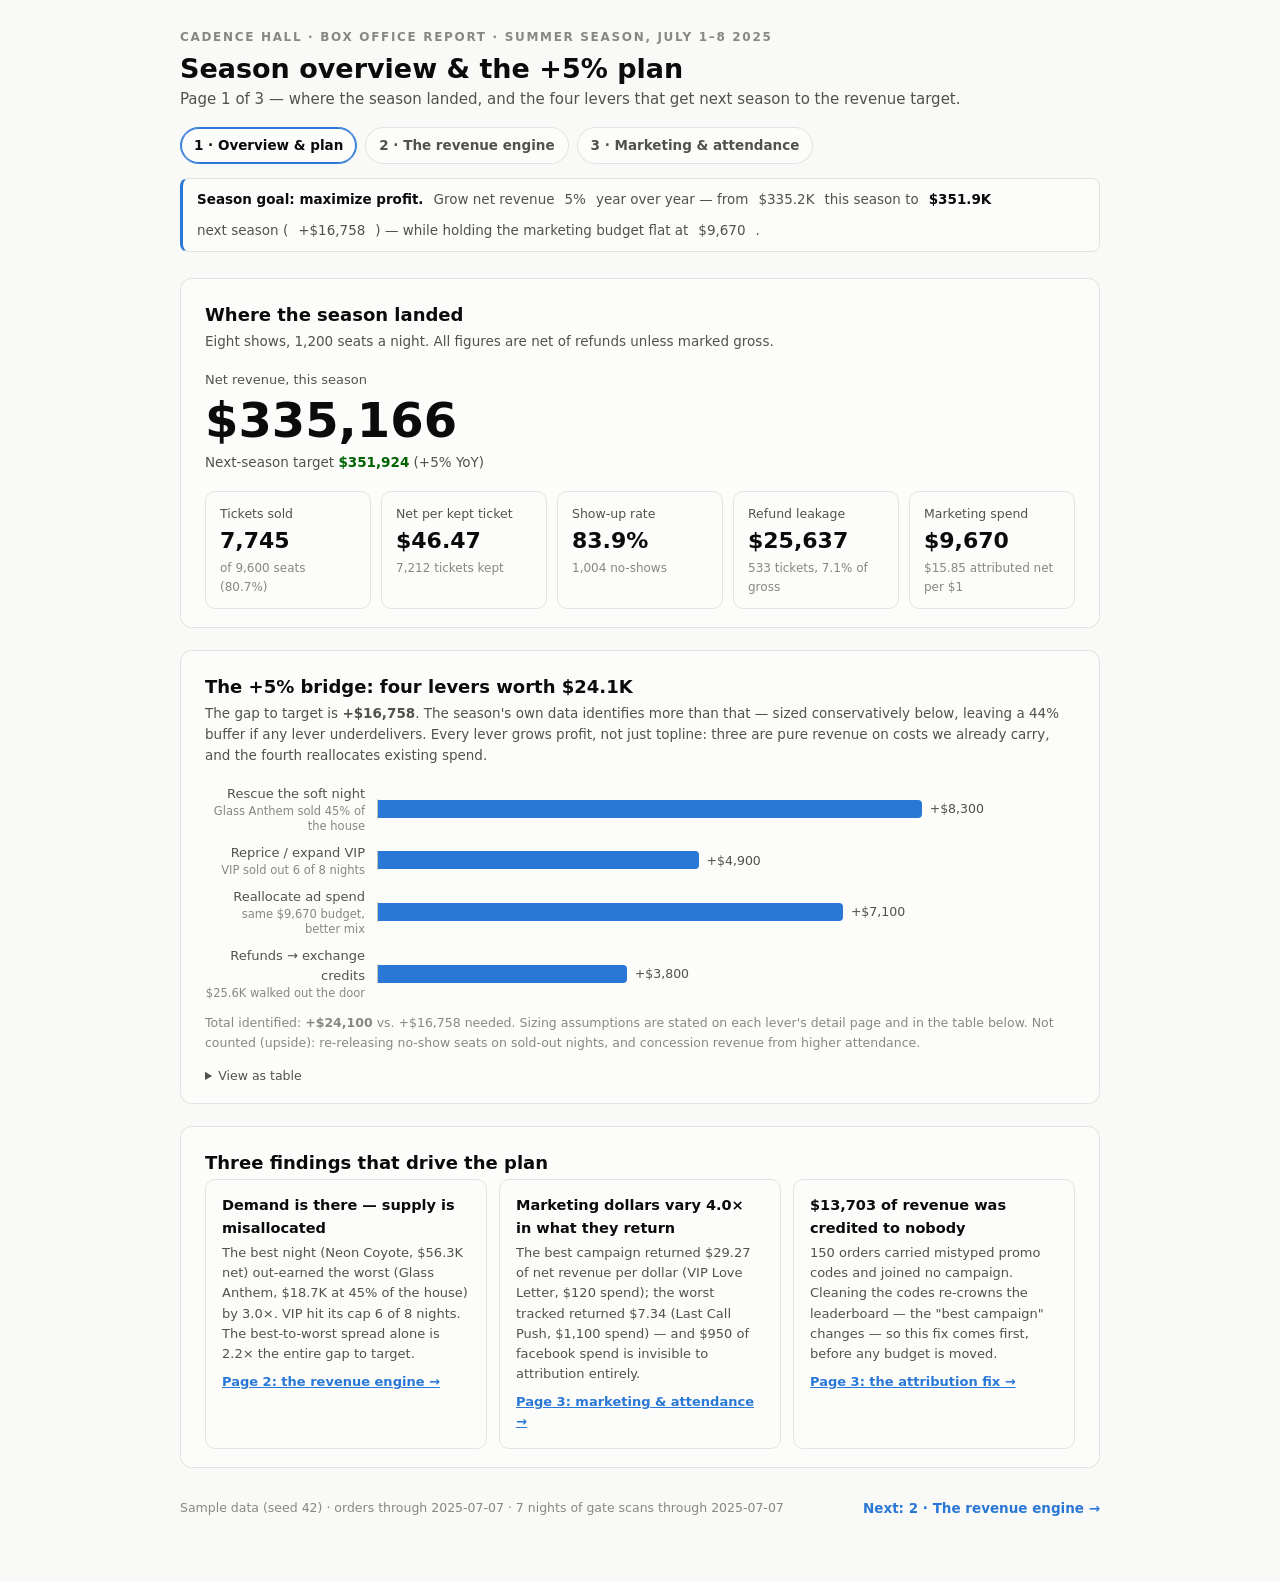
<file: reports/boxoffice/index.html>
<!doctype html>
<html lang="en">
<head>
<meta charset="utf-8">
<meta name="viewport" content="width=device-width, initial-scale=1">
<title>Cadence Hall box office — 1 · Season overview &amp; the +5% plan</title>
<link rel="stylesheet" href="report.css">
  <link rel="icon" href="favicon.svg" type="image/svg+xml">
</head>
<body>

<header class="masthead">
  <div class="venue">Cadence Hall · Box office report · <span data-fill="season.label">Summer season, July 1–8 2025</span></div>
  <h1>Season overview &amp; the +5% plan</h1>
  <p class="sub">Page 1 of 3 — where the season landed, and the four levers that get next season to the revenue target.</p>
  <nav class="pages" aria-label="Report pages">
    <a href="index.html" aria-current="page">1 · Overview &amp; plan</a>
    <a href="revenue.html">2 · The revenue engine</a>
    <a href="marketing.html">3 · Marketing &amp; attendance</a>
  </nav>
  <p class="goal"><strong>Season goal: maximize profit.</strong> Grow net revenue <span data-fill="goal.pct" data-fmt="pct0">5%</span> year over year — from <span data-fill="totals.net" data-fmt="usdk">$335.2K</span> this season to <strong data-fill="goal.target_net" data-fmt="usdk">$351.9K</strong> next season (<span data-fill="goal.gap" data-fmt="plus_usd0">+$16,758</span>) — while holding the marketing budget flat at <span data-fill="totals.marketing_spend" data-fmt="usd0">$9,670</span>.</p>
</header>

<main>

<section class="card">
  <h2>Where the season landed</h2>
  <p class="lede">Eight shows, 1,200 seats a night. All figures are net of refunds unless marked gross.</p>
  <div class="hero-row">
    <div class="hero">
      <div class="label">Net revenue, this season</div>
      <div class="value" data-fill="totals.net" data-fmt="usd0">$335,166</div>
      <div class="delta">Next-season target <b data-fill="goal.target_net" data-fmt="usd0">$351,924</b> (+<span data-fill="goal.pct" data-fmt="pct0">5%</span> YoY)</div>
    </div>
  </div>
  <div class="kpis">
    <div class="kpi"><div class="label">Tickets sold</div><div class="value" data-fill="totals.tickets_sold" data-fmt="int">7,745</div><div class="hint">of <span data-fill="totals.seats_total" data-fmt="int">9,600</span> seats (<span data-fill="totals.seat_sell_through" data-fmt="pct1">80.7%</span>)</div></div>
    <div class="kpi"><div class="label">Net per kept ticket</div><div class="value" data-fill="totals.net_per_kept_ticket" data-fmt="usd2">$46.47</div><div class="hint"><span data-fill="totals.tickets_kept" data-fmt="int">7,212</span> tickets kept</div></div>
    <div class="kpi"><div class="label">Show-up rate</div><div class="value" data-fill="totals.show_up_rate" data-fmt="pct1">83.6%</div><div class="hint"><span data-fill="derived.attendance.no_shows" data-fmt="int">1,182</span> no-shows</div></div>
    <div class="kpi"><div class="label">Refund leakage</div><div class="value" data-fill="totals.refunded_rev" data-fmt="usd0">$25,637</div><div class="hint"><span data-fill="totals.refunded_tickets" data-fmt="int">533</span> tickets, <span data-fill="totals.refund_share_of_gross" data-fmt="pct1">7.1%</span> of gross</div></div>
    <div class="kpi"><div class="label">Marketing spend</div><div class="value" data-fill="totals.marketing_spend" data-fmt="usd0">$9,670</div><div class="hint"><span data-fill="totals.rpd_blended" data-fmt="usd2">$15.85</span> attributed net per $1</div></div>
  </div>
</section>

<section class="card">
  <h2>The +5% bridge: four levers worth <span data-fill="levers_total" data-fmt="usdk">~$20.7K</span></h2>
  <p class="lede">The gap to target is <strong data-fill="goal.gap" data-fmt="plus_usd0">+$16,758</strong>. The season's own data identifies more than that — sized conservatively below, leaving a <span data-fill="computed.buffer_pct" data-fmt="pct0">23%</span> buffer if any lever underdelivers. Every lever grows profit, not just topline: three are pure revenue on costs we already carry, and the fourth reallocates existing spend.</p>

  <div class="hbars" data-chart="bridge" role="img" aria-label="Bar chart of the four revenue levers and their estimated net contribution."></div>

  <p class="note">Total identified: <strong data-fill="levers_total" data-fmt="plus_usd0">+$20,700</strong> vs. <span data-fill="goal.gap" data-fmt="plus_usd0">+$16,758</span> needed. Sizing assumptions are stated on each lever's detail page and in the table below. Not counted (upside): re-releasing no-show seats on sold-out nights, and concession revenue from higher attendance.</p>

  <details class="tablewrap">
    <summary>View as table</summary>
    <div class="scroll"><table class="data" data-table="levers"></table></div>
  </details>
</section>

<section class="card">
  <h2>Three findings that drive the plan</h2>
  <div class="cards3">
    <div class="callout">
      <h3>Demand is there — supply is misallocated</h3>
      <p>The best night (<span data-fill="derived.best_event.name">Neon Coyote</span>, <span data-fill="derived.best_event.net" data-fmt="usdk">$56.3K</span> net) out-earned the worst (<span data-fill="derived.worst_event.name">Glass Anthem</span>, <span data-fill="derived.worst_event.net" data-fmt="usdk">$18.7K</span> at <span data-fill="derived.worst_event.sell_through" data-fmt="pct0">45%</span> of the house) by <span data-fill="derived.best_worst_ratio" data-fmt="x1">3.0×</span>. VIP hit its cap <span data-fill="derived.vip_sellout_nights">6</span> of 8 nights. The best-to-worst spread alone is <span data-fill="computed.spread_vs_gap" data-fmt="x1">2.2×</span> the entire gap to target.</p>
      <a class="go" href="revenue.html">Page 2: the revenue engine →</a>
    </div>
    <div class="callout">
      <h3>Marketing dollars vary <span data-fill="derived.rpd_spread" data-fmt="x1">4×</span> in what they return</h3>
      <p>The best campaign returned <span data-fill="derived.best_campaign.rpd" data-fmt="usd2">$29.28</span> of net revenue per dollar (<span data-fill="derived.best_campaign.name">VIP Love Letter</span>, <span data-fill="derived.best_campaign.spend" data-fmt="usd0">$120</span> spend); the worst tracked returned <span data-fill="derived.worst_tracked_campaign.rpd" data-fmt="usd2">$7.34</span> (<span data-fill="derived.worst_tracked_campaign.name">Last Call Push</span>, <span data-fill="derived.worst_tracked_campaign.spend" data-fmt="usd0">$1,100</span> spend) — and <span data-fill="derived.untracked_campaign.spend" data-fmt="usd0">$950</span> of <span data-fill="derived.untracked_campaign.channel">facebook</span> spend is invisible to attribution entirely.</p>
      <a class="go" href="marketing.html">Page 3: marketing &amp; attendance →</a>
    </div>
    <div class="callout">
      <h3><span data-fill="attribution.unattributed_dirty_net" data-fmt="usd0">$13,703</span> of revenue was credited to nobody</h3>
      <p><span data-fill="attribution.unattributed_dirty_orders">150</span> orders carried mistyped promo codes and joined no campaign. Cleaning the codes re-crowns the leaderboard — the "best campaign" changes — so this fix comes first, before any budget is moved.</p>
      <a class="go" href="marketing.html#attribution">Page 3: the attribution fix →</a>
    </div>
  </div>
</section>

<div class="pagefoot">
  <span class="datastamp">Sample data (seed 42) · orders through <span data-fill="season.last_order_date">2025-07-07</span> · <span data-fill="season.nights_scanned">7</span> nights of gate scans through <span data-fill="season.scans_through">2025-07-07</span></span>
  <a href="revenue.html">Next: 2 · The revenue engine →</a>
</div>

</main>
<script src="data.js"></script>
<script src="render.js"></script>
<script src="report.js"></script>
</body>
</html>
</file>
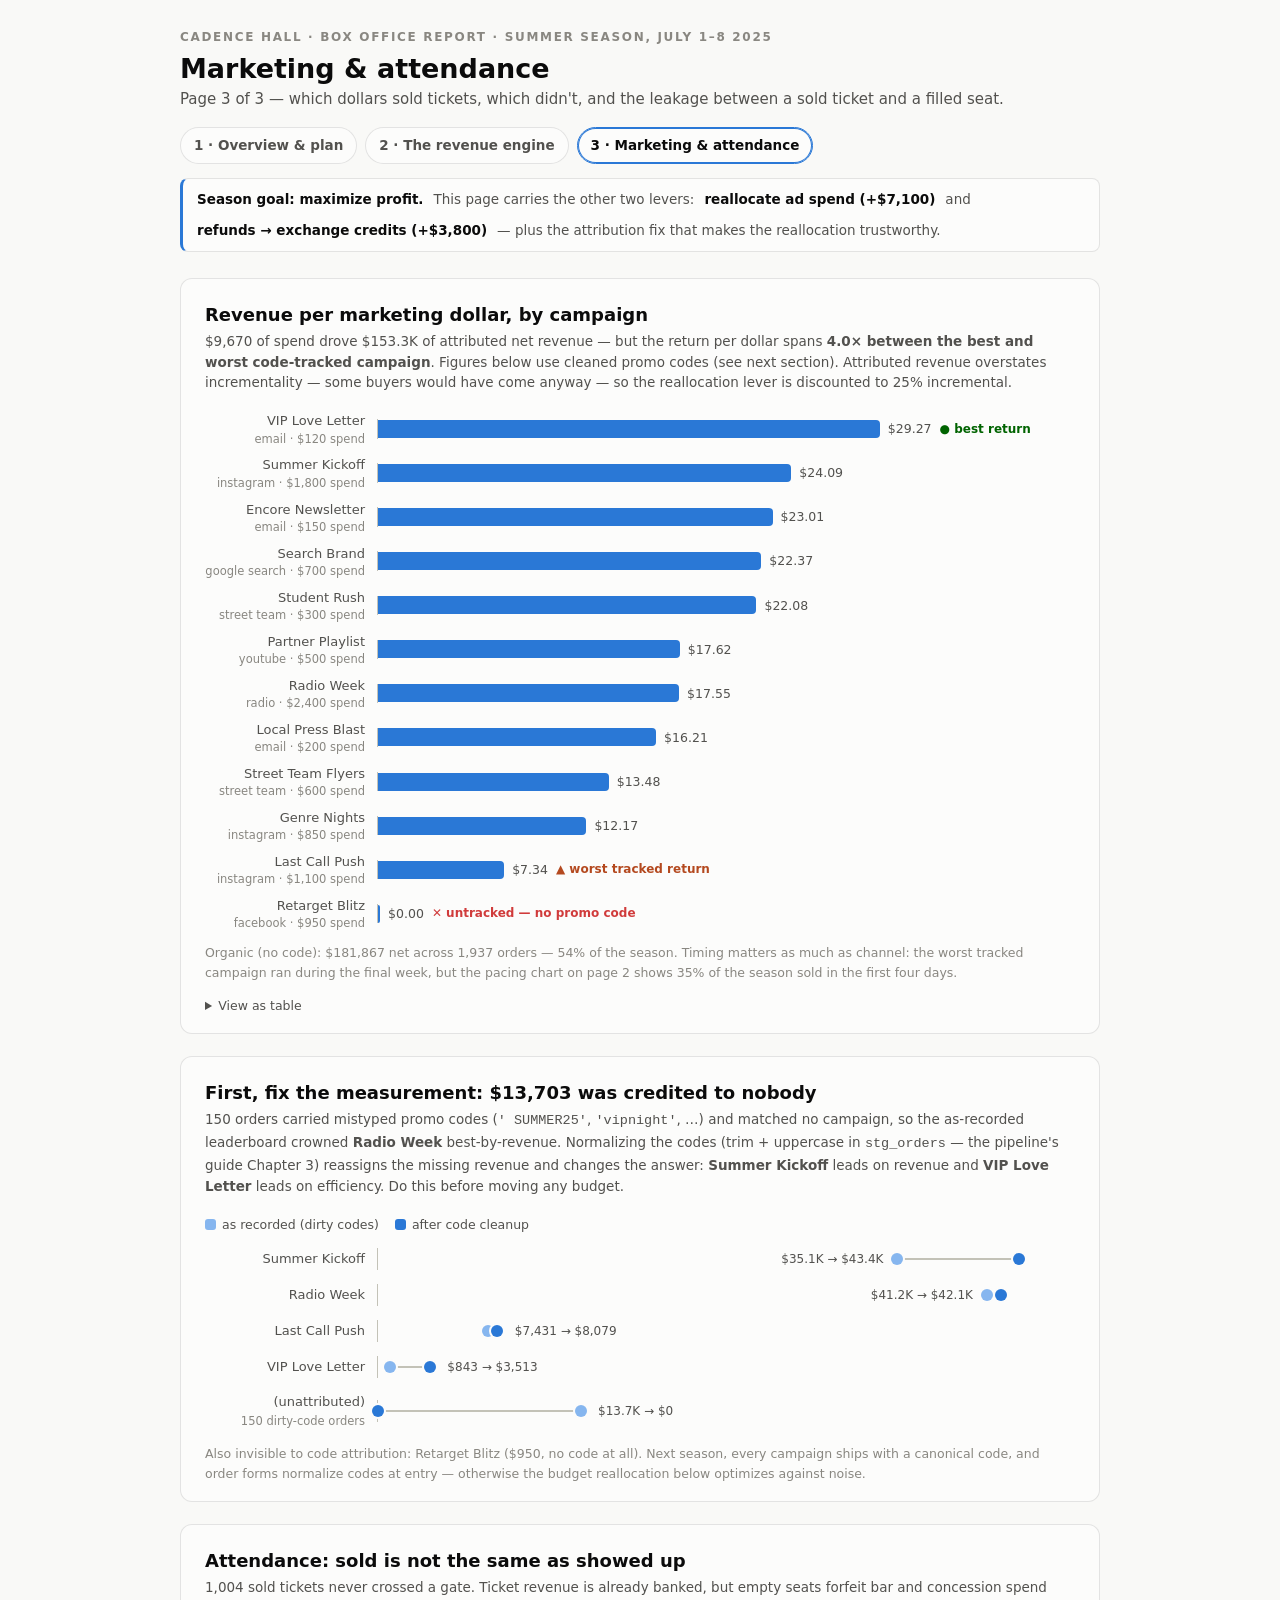
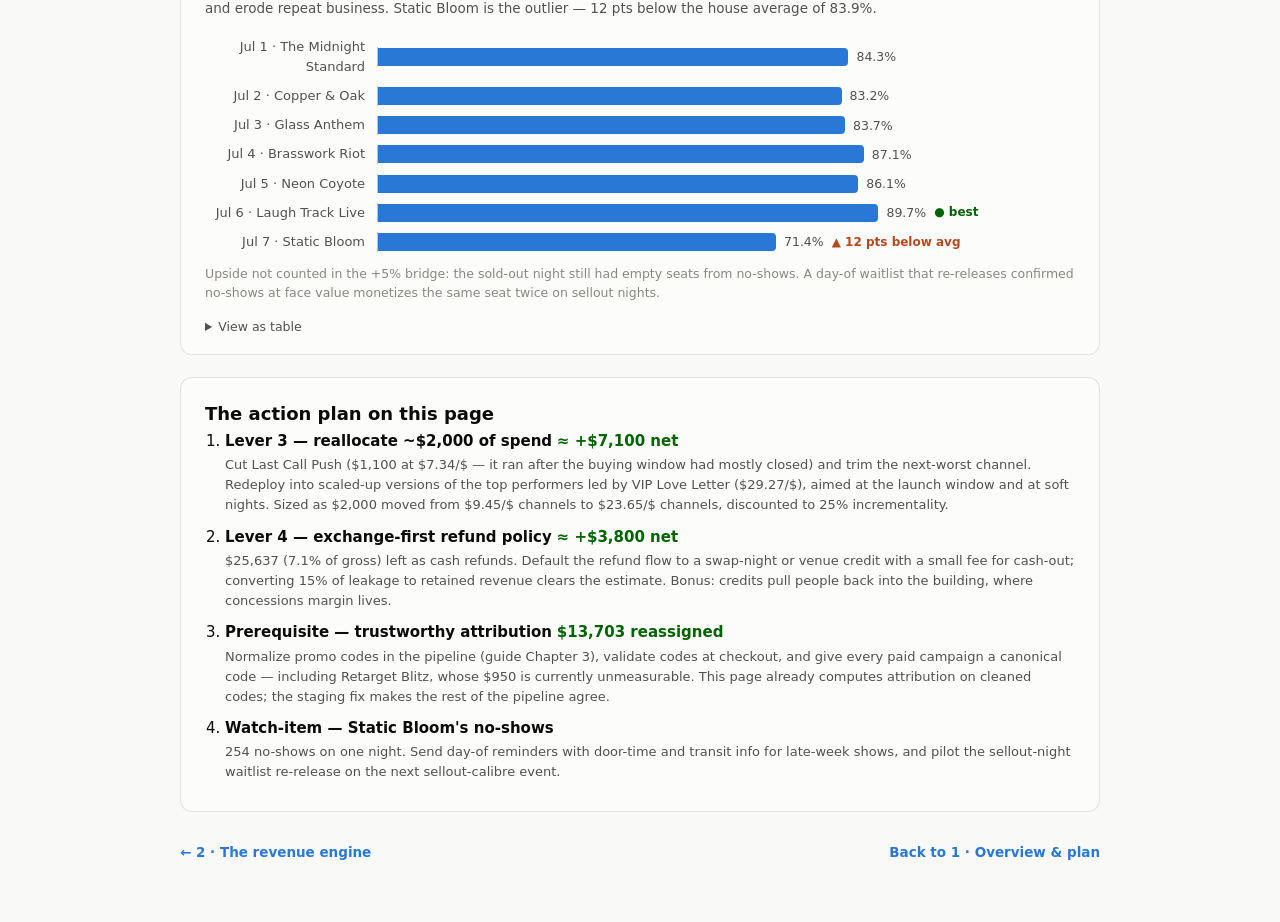
<file: reports/boxoffice/marketing.html>
<!doctype html>
<html lang="en">
<head>
<meta charset="utf-8">
<meta name="viewport" content="width=device-width, initial-scale=1">
<title>Cadence Hall box office — 3 · Marketing &amp; attendance</title>
<link rel="stylesheet" href="report.css">
  <link rel="icon" href="favicon.svg" type="image/svg+xml">
</head>
<body>

<header class="masthead">
  <div class="venue">Cadence Hall · Box office report · <span data-fill="season.label">Summer season, July 1–8 2025</span></div>
  <h1>Marketing &amp; attendance</h1>
  <p class="sub">Page 3 of 3 — which dollars sold tickets, which didn't, and the leakage between a sold ticket and a filled seat.</p>
  <nav class="pages" aria-label="Report pages">
    <a href="index.html">1 · Overview &amp; plan</a>
    <a href="revenue.html">2 · The revenue engine</a>
    <a href="marketing.html" aria-current="page">3 · Marketing &amp; attendance</a>
  </nav>
  <p class="goal"><strong>Season goal: maximize profit.</strong> This page carries the other two levers: <strong>reallocate ad spend (<span data-fill="levers.2.amount" data-fmt="plus_usd0">+$7,100</span>)</strong> and <strong>refunds → exchange credits (<span data-fill="levers.3.amount" data-fmt="plus_usd0">+$3,800</span>)</strong> — plus the attribution fix that makes the reallocation trustworthy.</p>
</header>

<main>

<section class="card">
  <h2>Revenue per marketing dollar, by campaign</h2>
  <p class="lede"><span data-fill="totals.marketing_spend" data-fmt="usd0">$9,670</span> of spend drove <span data-fill="totals.attributed_net_clean" data-fmt="usdk">$153.3K</span> of attributed net revenue — but the return per dollar spans <strong><span data-fill="derived.rpd_spread" data-fmt="x1">4×</span> between the best and worst code-tracked campaign</strong>. Figures below use cleaned promo codes (see next section). Attributed revenue overstates incrementality — some buyers would have come anyway — so the reallocation lever is discounted to <span data-fill="levers.2.detail.incrementality" data-fmt="pct0">25%</span> incremental.</p>

  <div class="hbars" data-chart="rpd" role="img" aria-label="Bar chart of net revenue per dollar of spend by campaign, best to worst, with untracked campaigns at zero."></div>

  <p class="note">Organic (no code): <span data-fill="attribution.organic_net" data-fmt="usd0">$181,867</span> net across <span data-fill="attribution.organic_orders" data-fmt="int">1,937</span> orders — <span data-fill="computed.organic_share" data-fmt="pct0">54%</span> of the season. Timing matters as much as channel: the worst tracked campaign ran during the final week, but the pacing chart on page 2 shows <span data-fill="derived.launch.first4_share" data-fmt="pct0">35%</span> of the season sold in the first four days.</p>

  <details class="tablewrap">
    <summary>View as table</summary>
    <div class="scroll"><table class="data" data-table="campaigns"></table></div>
  </details>
</section>

<section class="card" id="attribution">
  <h2>First, fix the measurement: <span data-fill="attribution.unattributed_dirty_net" data-fmt="usd0">$13,703</span> was credited to nobody</h2>
  <p class="lede"><span data-fill="attribution.unattributed_dirty_orders">150</span> orders carried mistyped promo codes (<code>' SUMMER25'</code>, <code>'vipnight'</code>, …) and matched no campaign, so the as-recorded leaderboard crowned <strong data-fill="derived.best_by_revenue_dirty">Radio Week</strong> best-by-revenue. Normalizing the codes (trim + uppercase in <code>stg_orders</code> — the pipeline's guide Chapter 3) reassigns the missing revenue and changes the answer: <strong data-fill="derived.best_by_revenue_clean">Summer Kickoff</strong> leads on revenue and <strong data-fill="derived.best_campaign.name">VIP Love Letter</strong> leads on efficiency. Do this before moving any budget.</p>

  <div class="legend">
    <span class="key"><span class="swatch" style="background:var(--s1-soft)"></span>as recorded (dirty codes)</span>
    <span class="key"><span class="swatch" style="background:var(--s1)"></span>after code cleanup</span>
  </div>

  <div class="dumbbell" data-chart="dumbbell" role="img" aria-label="Dumbbell chart of attributed net revenue before and after promo-code cleanup for the most affected campaigns."></div>

  <p class="note">Also invisible to code attribution: <span data-fill="derived.untracked_campaign.name">Retarget Blitz</span> (<span data-fill="derived.untracked_campaign.spend" data-fmt="usd0">$950</span>, no code at all). Next season, every campaign ships with a canonical code, and order forms normalize codes at entry — otherwise the budget reallocation below optimizes against noise.</p>
</section>

<section class="card">
  <h2>Attendance: sold is not the same as showed up</h2>
  <p class="lede"><span data-fill="derived.attendance.no_shows" data-fmt="int">1,182</span> sold tickets never crossed a gate. Ticket revenue is already banked, but empty seats forfeit bar and concession spend and erode repeat business. <span data-fill="derived.attendance.worst.name">Static Bloom</span> is the outlier — <span data-fill="derived.attendance.worst.delta_pts" data-fmt="pts0">12 pts</span> below the house average of <span data-fill="derived.attendance.avg_rate" data-fmt="pct1">83.6%</span>.</p>

  <div class="hbars" data-chart="showup" role="img" aria-label="Bar chart of show-up rate by night, chronological, with the best and worst nights flagged."></div>

  <p class="note">Upside not counted in the +5% bridge: the sold-out night still had empty seats from no-shows. A day-of waitlist that re-releases confirmed no-shows at face value monetizes the same seat twice on sellout nights.</p>

  <details class="tablewrap">
    <summary>View as table</summary>
    <div class="scroll"><table class="data" data-table="attendance"></table></div>
  </details>
</section>

<section class="card">
  <h2>The action plan on this page</h2>
  <ol class="actions">
    <li><strong>Lever 3 — reallocate ~<span data-fill="computed.realloc_moved" data-fmt="usd0">$2,000</span> of spend</strong> <span class="amount">≈ <span data-fill="levers.2.amount" data-fmt="plus_usd0">+$7,100</span> net</span>
      <p>Cut <span data-fill="derived.worst_tracked_campaign.name">Last Call Push</span> (<span data-fill="derived.worst_tracked_campaign.spend" data-fmt="usd0">$1,100</span> at <span data-fill="derived.worst_tracked_campaign.rpd" data-fmt="usd2">$7.34</span>/$ — it ran after the buying window had mostly closed) and trim the next-worst channel. Redeploy into scaled-up versions of the top performers led by <span data-fill="derived.best_campaign.name">VIP Love Letter</span> (<span data-fill="derived.best_campaign.rpd" data-fmt="usd2">$29.28</span>/$), aimed at the launch window and at soft nights. Sized as <span data-fill="computed.realloc_moved" data-fmt="usd0">$2,000</span> moved from <span data-fill="levers.2.detail.source_rpd" data-fmt="usd2">$9.45</span>/$ channels to <span data-fill="levers.2.detail.target_rpd" data-fmt="usd2">$23.65</span>/$ channels, discounted to <span data-fill="levers.2.detail.incrementality" data-fmt="pct0">25%</span> incrementality.</p></li>
    <li><strong>Lever 4 — exchange-first refund policy</strong> <span class="amount">≈ <span data-fill="levers.3.amount" data-fmt="plus_usd0">+$3,800</span> net</span>
      <p><span data-fill="totals.refunded_rev" data-fmt="usd0">$25,637</span> (<span data-fill="totals.refund_share_of_gross" data-fmt="pct1">7.1%</span> of gross) left as cash refunds. Default the refund flow to a swap-night or venue credit with a small fee for cash-out; converting <span data-fill="computed.refund_convert_pct" data-fmt="pct0">15%</span> of leakage to retained revenue clears the estimate. Bonus: credits pull people back into the building, where concessions margin lives.</p></li>
    <li><strong>Prerequisite — trustworthy attribution</strong> <span class="amount"><span data-fill="attribution.unattributed_dirty_net" data-fmt="usd0">$13,703</span> reassigned</span>
      <p>Normalize promo codes in the pipeline (guide Chapter 3), validate codes at checkout, and give every paid campaign a canonical code — including <span data-fill="derived.untracked_campaign.name">Retarget Blitz</span>, whose <span data-fill="derived.untracked_campaign.spend" data-fmt="usd0">$950</span> is currently unmeasurable. This page already computes attribution on cleaned codes; the staging fix makes the rest of the pipeline agree.</p></li>
    <li><strong>Watch-item — <span data-fill="derived.attendance.worst.name">Static Bloom</span>'s no-shows</strong>
      <p><span data-fill="derived.attendance.worst.no_shows" data-fmt="int">254</span> no-shows on one night. Send day-of reminders with door-time and transit info for late-week shows, and pilot the sellout-night waitlist re-release on the next sellout-calibre event.</p></li>
  </ol>
</section>

<div class="pagefoot">
  <a href="revenue.html">← 2 · The revenue engine</a>
  <a href="index.html">Back to 1 · Overview &amp; plan</a>
</div>

</main>
<script src="data.js"></script>
<script src="render.js"></script>
<script src="report.js"></script>
</body>
</html>
</file>
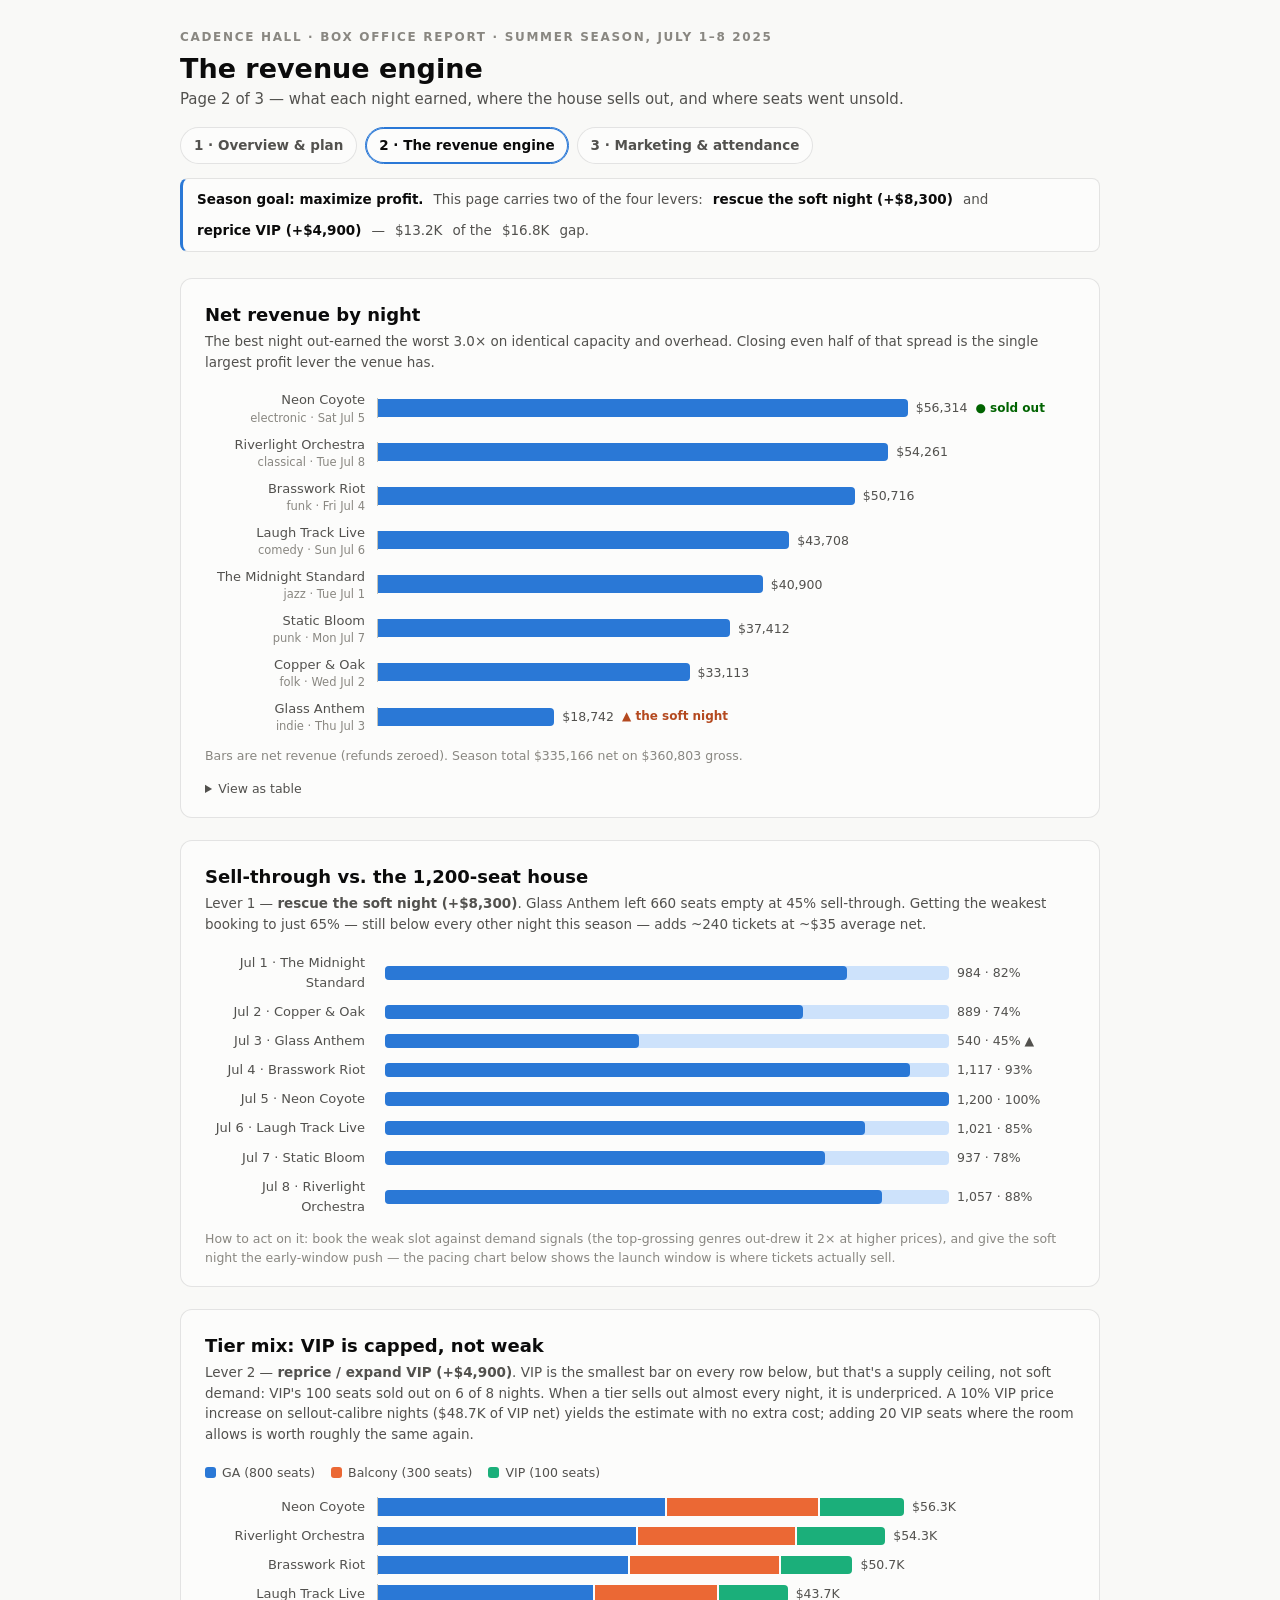
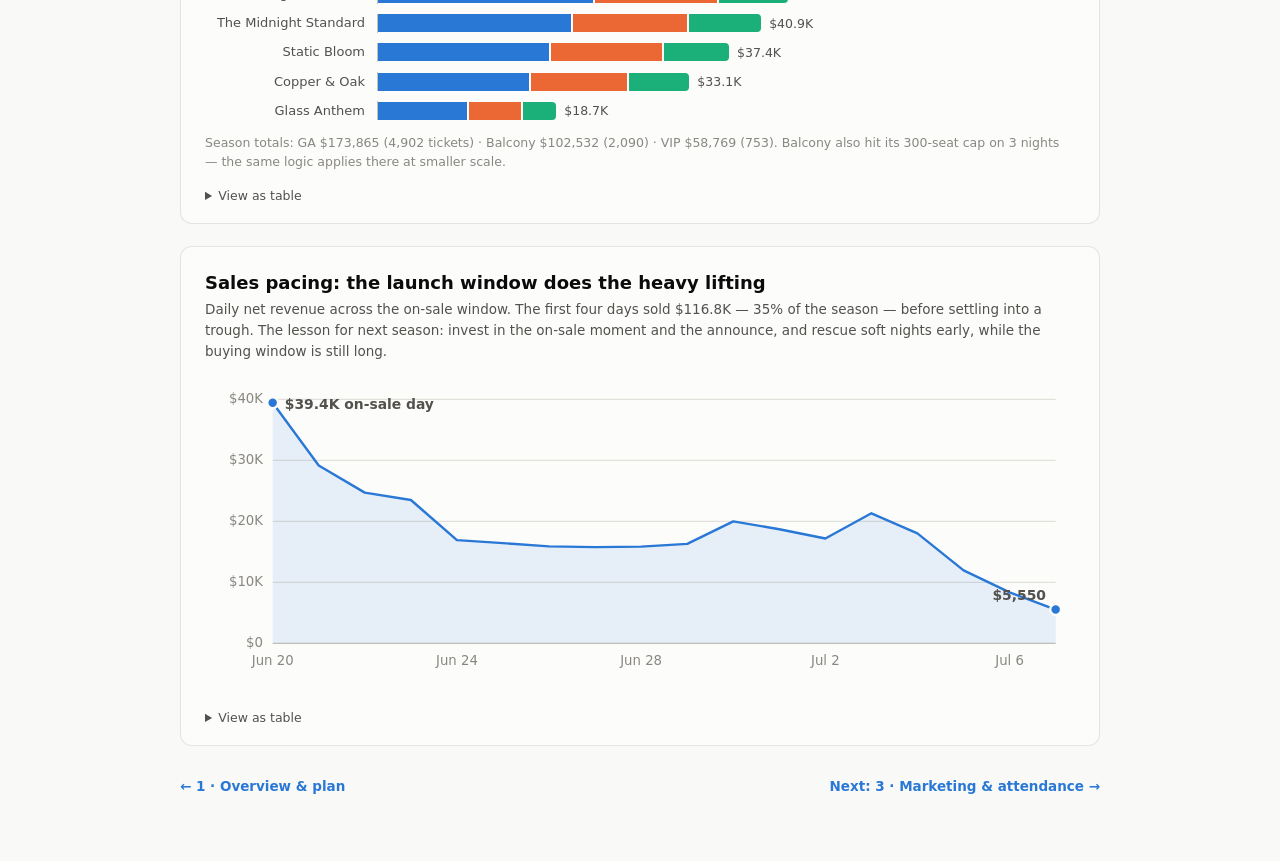
<file: reports/boxoffice/revenue.html>
<!doctype html>
<html lang="en">
<head>
<meta charset="utf-8">
<meta name="viewport" content="width=device-width, initial-scale=1">
<title>Cadence Hall box office — 2 · The revenue engine</title>
<link rel="stylesheet" href="report.css">
  <link rel="icon" href="favicon.svg" type="image/svg+xml">
</head>
<body>

<header class="masthead">
  <div class="venue">Cadence Hall · Box office report · <span data-fill="season.label">Summer season, July 1–8 2025</span></div>
  <h1>The revenue engine</h1>
  <p class="sub">Page 2 of 3 — what each night earned, where the house sells out, and where seats went unsold.</p>
  <nav class="pages" aria-label="Report pages">
    <a href="index.html">1 · Overview &amp; plan</a>
    <a href="revenue.html" aria-current="page">2 · The revenue engine</a>
    <a href="marketing.html">3 · Marketing &amp; attendance</a>
  </nav>
  <p class="goal"><strong>Season goal: maximize profit.</strong> This page carries two of the four levers: <strong>rescue the soft night (<span data-fill="levers.0.amount" data-fmt="plus_usd0">+$8,300</span>)</strong> and <strong>reprice VIP (<span data-fill="levers.1.amount" data-fmt="plus_usd0">+$4,900</span>)</strong> — <span data-fill="computed.page2_levers_sum" data-fmt="usdk">$13.2K</span> of the <span data-fill="goal.gap" data-fmt="usdk">$16.8K</span> gap.</p>
</header>

<main>

<section class="card">
  <h2>Net revenue by night</h2>
  <p class="lede">The best night out-earned the worst <span data-fill="derived.best_worst_ratio" data-fmt="x1">3.0×</span> on identical capacity and overhead. Closing even half of that spread is the single largest profit lever the venue has.</p>

  <div class="hbars" data-chart="revenue-by-event" role="img" aria-label="Bar chart of net revenue by event, best to worst."></div>

  <p class="note">Bars are net revenue (refunds zeroed). Season total <span data-fill="totals.net" data-fmt="usd0">$335,166</span> net on <span data-fill="totals.gross" data-fmt="usd0">$360,803</span> gross.</p>

  <details class="tablewrap">
    <summary>View as table</summary>
    <div class="scroll"><table class="data" data-table="events"></table></div>
  </details>
</section>

<section class="card">
  <h2>Sell-through vs. the 1,200-seat house</h2>
  <p class="lede">Lever 1 — <strong>rescue the soft night (<span data-fill="levers.0.amount" data-fmt="plus_usd0">+$8,300</span>)</strong>. <span data-fill="derived.worst_event.name">Glass Anthem</span> left <span data-fill="derived.worst_event.unsold_seats" data-fmt="int">660</span> seats empty at <span data-fill="derived.worst_event.sell_through" data-fmt="pct0">45%</span> sell-through. Getting the weakest booking to just <span data-fill="computed.soft_target_pct" data-fmt="pct0">65%</span> — still below every other night this season — adds ~<span data-fill="levers.0.detail.add_tickets" data-fmt="int">240</span> tickets at ~<span data-fill="levers.0.detail.avg_net_per_ticket" data-fmt="usd0">$35</span> average net.</p>

  <div data-chart="sellthrough" role="img" aria-label="Meters of sell-through by night, chronological."></div>

  <p class="note">How to act on it: book the weak slot against demand signals (the top-grossing genres out-drew it 2× at higher prices), and give the soft night the early-window push — the pacing chart below shows the launch window is where tickets actually sell.</p>
</section>

<section class="card">
  <h2>Tier mix: VIP is capped, not weak</h2>
  <p class="lede">Lever 2 — <strong>reprice / expand VIP (<span data-fill="levers.1.amount" data-fmt="plus_usd0">+$4,900</span>)</strong>. VIP is the smallest bar on every row below, but that's a supply ceiling, not soft demand: VIP's 100 seats sold out on <span data-fill="derived.vip_sellout_nights">6</span> of 8 nights. When a tier sells out almost every night, it is underpriced. A <span data-fill="computed.vip_lift_pct" data-fmt="pct0">10%</span> VIP price increase on sellout-calibre nights (<span data-fill="levers.1.detail.vip_net_on_sellouts" data-fmt="usdk">$48.7K</span> of VIP net) yields the estimate with no extra cost; adding 20 VIP seats where the room allows is worth roughly the same again.</p>

  <div class="legend">
    <span class="key"><span class="swatch" style="background:var(--s1)"></span>GA (800 seats)</span>
    <span class="key"><span class="swatch" style="background:var(--s2)"></span>Balcony (300 seats)</span>
    <span class="key"><span class="swatch" style="background:var(--s3)"></span>VIP (100 seats)</span>
  </div>

  <div class="hbars" data-chart="tiers" role="img" aria-label="Stacked bars of net revenue by tier for each night."></div>

  <p class="note">Season totals: GA <span data-fill="derived.tier_totals.GA.net" data-fmt="usd0">$173,865</span> (<span data-fill="derived.tier_totals.GA.sold" data-fmt="int">4,902</span> tickets) · Balcony <span data-fill="derived.tier_totals.Balcony.net" data-fmt="usd0">$102,532</span> (<span data-fill="derived.tier_totals.Balcony.sold" data-fmt="int">2,090</span>) · VIP <span data-fill="derived.tier_totals.VIP.net" data-fmt="usd0">$58,769</span> (<span data-fill="derived.tier_totals.VIP.sold" data-fmt="int">753</span>). Balcony also hit its 300-seat cap on <span data-fill="derived.balcony_sellout_nights">3</span> nights — the same logic applies there at smaller scale.</p>

  <details class="tablewrap">
    <summary>View as table</summary>
    <div class="scroll"><table class="data" data-table="tiers"></table></div>
  </details>
</section>

<section class="card">
  <h2>Sales pacing: the launch window does the heavy lifting</h2>
  <p class="lede">Daily net revenue across the on-sale window. The first four days sold <span data-fill="derived.launch.first4_net" data-fmt="usdk">$116.8K</span> — <span data-fill="derived.launch.first4_share" data-fmt="pct0">35%</span> of the season — before settling into a trough. The lesson for next season: invest in the on-sale moment and the announce, and rescue soft nights early, while the buying window is still long.</p>

  <figure class="linechart" data-chart="daily" data-aria="Line chart of daily net revenue across the on-sale window: a large on-sale-day spike, a mid-window trough, and a tail-off as the season ends."></figure>

  <details class="tablewrap">
    <summary>View as table</summary>
    <div class="scroll"><table class="data" data-table="daily"></table></div>
  </details>
</section>

<div class="pagefoot">
  <a href="index.html">← 1 · Overview &amp; plan</a>
  <a href="marketing.html">Next: 3 · Marketing &amp; attendance →</a>
</div>

</main>
<script src="data.js"></script>
<script src="render.js"></script>
<script src="report.js"></script>
</body>
</html>
</file>
<file: reports/boxoffice/report.css>
/* Cadence Hall box office report — shared styles.
   Tokens follow the dataviz reference palette (validated light + dark). */

:root {
  color-scheme: light;
  --plane: #f9f9f7;
  --surface: #fcfcfb;
  --ink: #0b0b0b;
  --ink-2: #52514e;
  --muted: #898781;
  --grid: #e1e0d9;
  --baseline: #c3c2b7;
  --border: rgba(11, 11, 11, 0.10);
  --s1: #2a78d6;        /* categorical slot 1 — blue */
  --s1-soft: #86b6ef;   /* lighter step of same ramp (dumbbell "before", meter track uses --s1-track) */
  --s1-track: #cde2fb;
  --s1-wash: rgba(42, 120, 214, 0.10);
  --s2: #eb6834;        /* slot 2 — orange */
  --s3: #1baf7a;        /* slot 3 — aqua */
  --good: #006300;      /* success text (light) */
  --serious: #b4491f;   /* serious, darkened for text use on light */
  --critical: #d03b3b;
}
@media (prefers-color-scheme: dark) {
  :root:where(:not([data-theme="light"])) {
    color-scheme: dark;
    --plane: #0d0d0d;
    --surface: #1a1a19;
    --ink: #ffffff;
    --ink-2: #c3c2b7;
    --muted: #898781;
    --grid: #2c2c2a;
    --baseline: #383835;
    --border: rgba(255, 255, 255, 0.10);
    --s1: #3987e5;
    --s1-soft: #5598e7;
    --s1-track: #0d366b;
    --s1-wash: rgba(57, 135, 229, 0.12);
    --s2: #d95926;
    --s3: #199e70;
    --good: #0ca30c;
    --serious: #ec835a;
    --critical: #e66767;
  }
}
:root[data-theme="dark"] {
  color-scheme: dark;
  --plane: #0d0d0d;
  --surface: #1a1a19;
  --ink: #ffffff;
  --ink-2: #c3c2b7;
  --muted: #898781;
  --grid: #2c2c2a;
  --baseline: #383835;
  --border: rgba(255, 255, 255, 0.10);
  --s1: #3987e5;
  --s1-soft: #5598e7;
  --s1-track: #0d366b;
  --s1-wash: rgba(57, 135, 229, 0.12);
  --s2: #d95926;
  --s3: #199e70;
  --good: #0ca30c;
  --serious: #ec835a;
  --critical: #e66767;
}

* { box-sizing: border-box; }
body {
  margin: 0;
  background: var(--plane);
  color: var(--ink);
  font: 15px/1.55 system-ui, -apple-system, "Segoe UI", sans-serif;
}
main { max-width: 960px; margin: 0 auto; padding: 0 20px 64px; }
a { color: var(--s1); }

/* ---- header / nav / goal ribbon ---- */
.masthead { max-width: 960px; margin: 0 auto; padding: 28px 20px 0; }
.masthead .venue {
  font-size: 12px; letter-spacing: 0.14em; text-transform: uppercase;
  color: var(--muted); font-weight: 600;
}
.masthead h1 { margin: 4px 0 2px; font-size: 27px; line-height: 1.3; }
.masthead .sub { color: var(--ink-2); margin: 0 0 16px; }
nav.pages { display: flex; gap: 8px; flex-wrap: wrap; margin: 0 0 14px; }
nav.pages a {
  text-decoration: none; color: var(--ink-2); font-size: 13.5px; font-weight: 600;
  padding: 7px 13px; border: 1px solid var(--border); border-radius: 999px;
  background: var(--surface);
}
nav.pages a[aria-current="page"] { color: var(--ink); border-color: var(--s1); box-shadow: inset 0 0 0 1px var(--s1); }
.goal {
  display: flex; gap: 10px; align-items: baseline; flex-wrap: wrap;
  border: 1px solid var(--border); border-left: 3px solid var(--s1); border-radius: 8px;
  background: var(--surface); padding: 10px 14px; margin: 0 0 26px; font-size: 13.5px; color: var(--ink-2);
}
.goal strong { color: var(--ink); }

/* ---- cards & section chrome ---- */
section.card {
  background: var(--surface); border: 1px solid var(--border); border-radius: 12px;
  padding: 22px 24px 18px; margin: 0 0 22px;
}
section.card h2 { margin: 0 0 2px; font-size: 18px; }
section.card > .lede { margin: 0 0 18px; color: var(--ink-2); font-size: 13.5px; }
.note { color: var(--muted); font-size: 12.5px; margin: 12px 0 0; }
.spark-note { color: var(--ink-2); font-size: 13.5px; }

/* ---- hero + KPI tiles ---- */
.hero-row { display: flex; gap: 28px; align-items: flex-end; flex-wrap: wrap; margin-bottom: 18px; }
.hero .label { font-size: 13px; color: var(--ink-2); }
.hero .value { font-size: 48px; font-weight: 650; line-height: 1.25; padding-right: 8px; }
.hero .delta { font-size: 13.5px; color: var(--ink-2); margin-top: 2px; }
.hero .delta b { color: var(--good); }
.kpis { display: grid; grid-template-columns: repeat(auto-fit, minmax(150px, 1fr)); gap: 10px; }
.kpi { border: 1px solid var(--border); border-radius: 10px; padding: 12px 14px; min-width: 0; }
.kpi .label { font-size: 12.5px; color: var(--ink-2); }
.kpi .value { font-size: 22px; font-weight: 650; margin-top: 1px; }
.kpi .hint { font-size: 12px; color: var(--muted); margin-top: 1px; }

/* ---- horizontal bar chart (CSS grid rows) ---- */
.hbars { display: grid; grid-template-columns: minmax(120px, 172px) minmax(0, 1fr); row-gap: 9px; align-items: center; }
.hbars .rlabel { font-size: 13px; color: var(--ink-2); padding-right: 12px; text-align: right; overflow-wrap: anywhere; }
.hbars .rlabel small { display: block; color: var(--muted); font-size: 11.5px; line-height: 1.3; }
.hbars .rbar { display: flex; align-items: center; gap: 8px; min-width: 0; border-left: 1px solid var(--baseline); padding-left: 0; }
.bar {
  height: 18px; background: var(--s1); border-radius: 0 4px 4px 0; flex: none;
  min-width: 2px; outline-offset: 2px;
}
.bar:focus-visible { outline: 2px solid var(--s1); }
.rbar .val { font-size: 12.5px; color: var(--ink-2); white-space: nowrap; }
.rbar .flag { font-size: 12px; white-space: nowrap; font-weight: 600; }
.flag.serious { color: var(--serious); }
.flag.good { color: var(--good); }
.flag.critical { color: var(--critical); }

/* stacked variant: segments separated by a 2px surface gap */
.rbar.stack { gap: 0; }
.rbar.stack .seg { height: 18px; flex: none; min-width: 1px; }
.rbar.stack .seg + .seg { margin-left: 2px; }
.rbar.stack .seg.last { border-radius: 0 4px 4px 0; }
.seg.t-ga { background: var(--s1); }
.seg.t-bal { background: var(--s2); }
.seg.t-vip { background: var(--s3); }
.rbar.stack .val { margin-left: 8px; }

/* reference line overlay inside a bar row area */
.rbar { position: relative; }
.refline {
  position: absolute; top: -4px; bottom: -4px; width: 0;
  border-left: 2px dotted var(--muted); pointer-events: none;
}
.refline .tag {
  position: absolute; top: -1.35em; left: -8px; font-size: 10.5px; color: var(--muted); white-space: nowrap;
}

/* ---- meters (sell-through vs capacity) ---- */
.meter-row { display: grid; grid-template-columns: minmax(120px, 172px) minmax(0, 1fr) 118px; gap: 0 8px; align-items: center; margin-bottom: 9px; }
.meter-row .rlabel { font-size: 13px; color: var(--ink-2); text-align: right; padding-right: 12px; }
.meter { height: 14px; border-radius: 4px; background: var(--s1-track); overflow: hidden; }
.meter > i { display: block; height: 100%; background: var(--s1); border-radius: 0 4px 4px 0; }
.meter > i.full { border-radius: 0; }
.meter-row .val { font-size: 12.5px; color: var(--ink-2); white-space: nowrap; }

/* ---- legend ---- */
.legend { display: flex; gap: 16px; flex-wrap: wrap; margin: 0 0 14px; font-size: 12.5px; color: var(--ink-2); }
.legend .key { display: inline-flex; align-items: center; gap: 6px; }
.legend .swatch { width: 11px; height: 11px; border-radius: 3px; display: inline-block; }

/* ---- dumbbell ---- */
.dumbbell .drow { display: grid; grid-template-columns: minmax(120px, 172px) minmax(0, 1fr); align-items: center; row-gap: 14px; margin-bottom: 14px; }
.dumbbell .rlabel { font-size: 13px; color: var(--ink-2); text-align: right; padding-right: 12px; }
.dumbbell .rlabel small { display: block; color: var(--muted); font-size: 11.5px; }
.dtrack { position: relative; height: 22px; border-left: 1px solid var(--baseline); }
.dtrack .join { position: absolute; top: 50%; height: 2px; margin-top: -1px; background: var(--baseline); }
.dtrack .pt {
  position: absolute; top: 50%; width: 12px; height: 12px; border-radius: 50%;
  transform: translate(-50%, -50%); box-shadow: 0 0 0 2px var(--surface);
}
.dtrack .pt.pre { background: var(--s1-soft); }
.dtrack .pt.post { background: var(--s1); }
.dtrack .dval { position: absolute; top: 50%; transform: translateY(-50%); font-size: 12px; color: var(--ink-2); white-space: nowrap; }
.dtrack .dval.before { transform: translate(-100%, -50%); }

/* ---- line chart (inline SVG) ---- */
figure.linechart { margin: 0; }
figure.linechart svg { width: 100%; height: auto; display: block; }
.svg-grid { stroke: var(--grid); stroke-width: 1; }
.svg-axis { stroke: var(--baseline); stroke-width: 1; }
.svg-tick { fill: var(--muted); font-size: 11px; }
.svg-lab { fill: var(--ink-2); font-size: 11.5px; font-weight: 600; }
.svg-line { stroke: var(--s1); stroke-width: 2; fill: none; stroke-linejoin: round; stroke-linecap: round; }
.svg-area { fill: var(--s1-wash); }
.svg-dot { fill: var(--s1); stroke: var(--surface); stroke-width: 2; }
.svg-hit { fill: transparent; cursor: default; }
.svg-hit:focus-visible { outline: none; stroke: var(--s1); stroke-width: 2; fill: var(--s1-wash); }

/* ---- table twin ---- */
details.tablewrap { margin-top: 14px; }
details.tablewrap summary { cursor: pointer; font-size: 12.5px; color: var(--ink-2); }
details.tablewrap .scroll { overflow-x: auto; }
table.data { border-collapse: collapse; margin-top: 10px; font-size: 13px; min-width: 420px; }
table.data th, table.data td { padding: 5px 14px 5px 0; text-align: right; border-bottom: 1px solid var(--grid); font-variant-numeric: tabular-nums; }
table.data th { color: var(--ink-2); font-weight: 600; font-size: 12px; }
table.data th:first-child, table.data td:first-child { text-align: left; font-variant-numeric: normal; }

/* ---- callout cards / action list ---- */
.cards3 { display: grid; grid-template-columns: repeat(auto-fit, minmax(240px, 1fr)); gap: 12px; }
.callout { border: 1px solid var(--border); border-radius: 10px; padding: 14px 16px; min-width: 0; }
.callout h3 { margin: 0 0 4px; font-size: 14.5px; }
.callout p { margin: 0; font-size: 13px; color: var(--ink-2); }
.callout .go { display: inline-block; margin-top: 8px; font-size: 13px; font-weight: 600; }
ol.actions { margin: 0; padding-left: 20px; }
ol.actions li { margin-bottom: 10px; }
ol.actions .amount { font-weight: 650; color: var(--good); white-space: nowrap; }
ol.actions p { margin: 2px 0 0; font-size: 13px; color: var(--ink-2); }

.pagefoot { display: flex; justify-content: space-between; gap: 12px; margin-top: 30px; font-size: 13.5px; flex-wrap: wrap; }
.pagefoot a { font-weight: 600; text-decoration: none; }
.pagefoot .datastamp { color: var(--muted); font-size: 12.5px; }

/* On narrow screens the inline flags don't fit beside bars; their content is
   also in the tooltips, tables, and prose, so hide them rather than overflow. */
@media (max-width: 700px) {
  .rbar .flag { display: none; }
  .dtrack .dval { display: none; }
}

/* ---- tooltip ---- */
#tt {
  position: fixed; z-index: 10; pointer-events: none; display: none; max-width: 280px;
  background: var(--ink); color: var(--plane); font-size: 12.5px; line-height: 1.4;
  padding: 7px 10px; border-radius: 7px;
}
</file>
